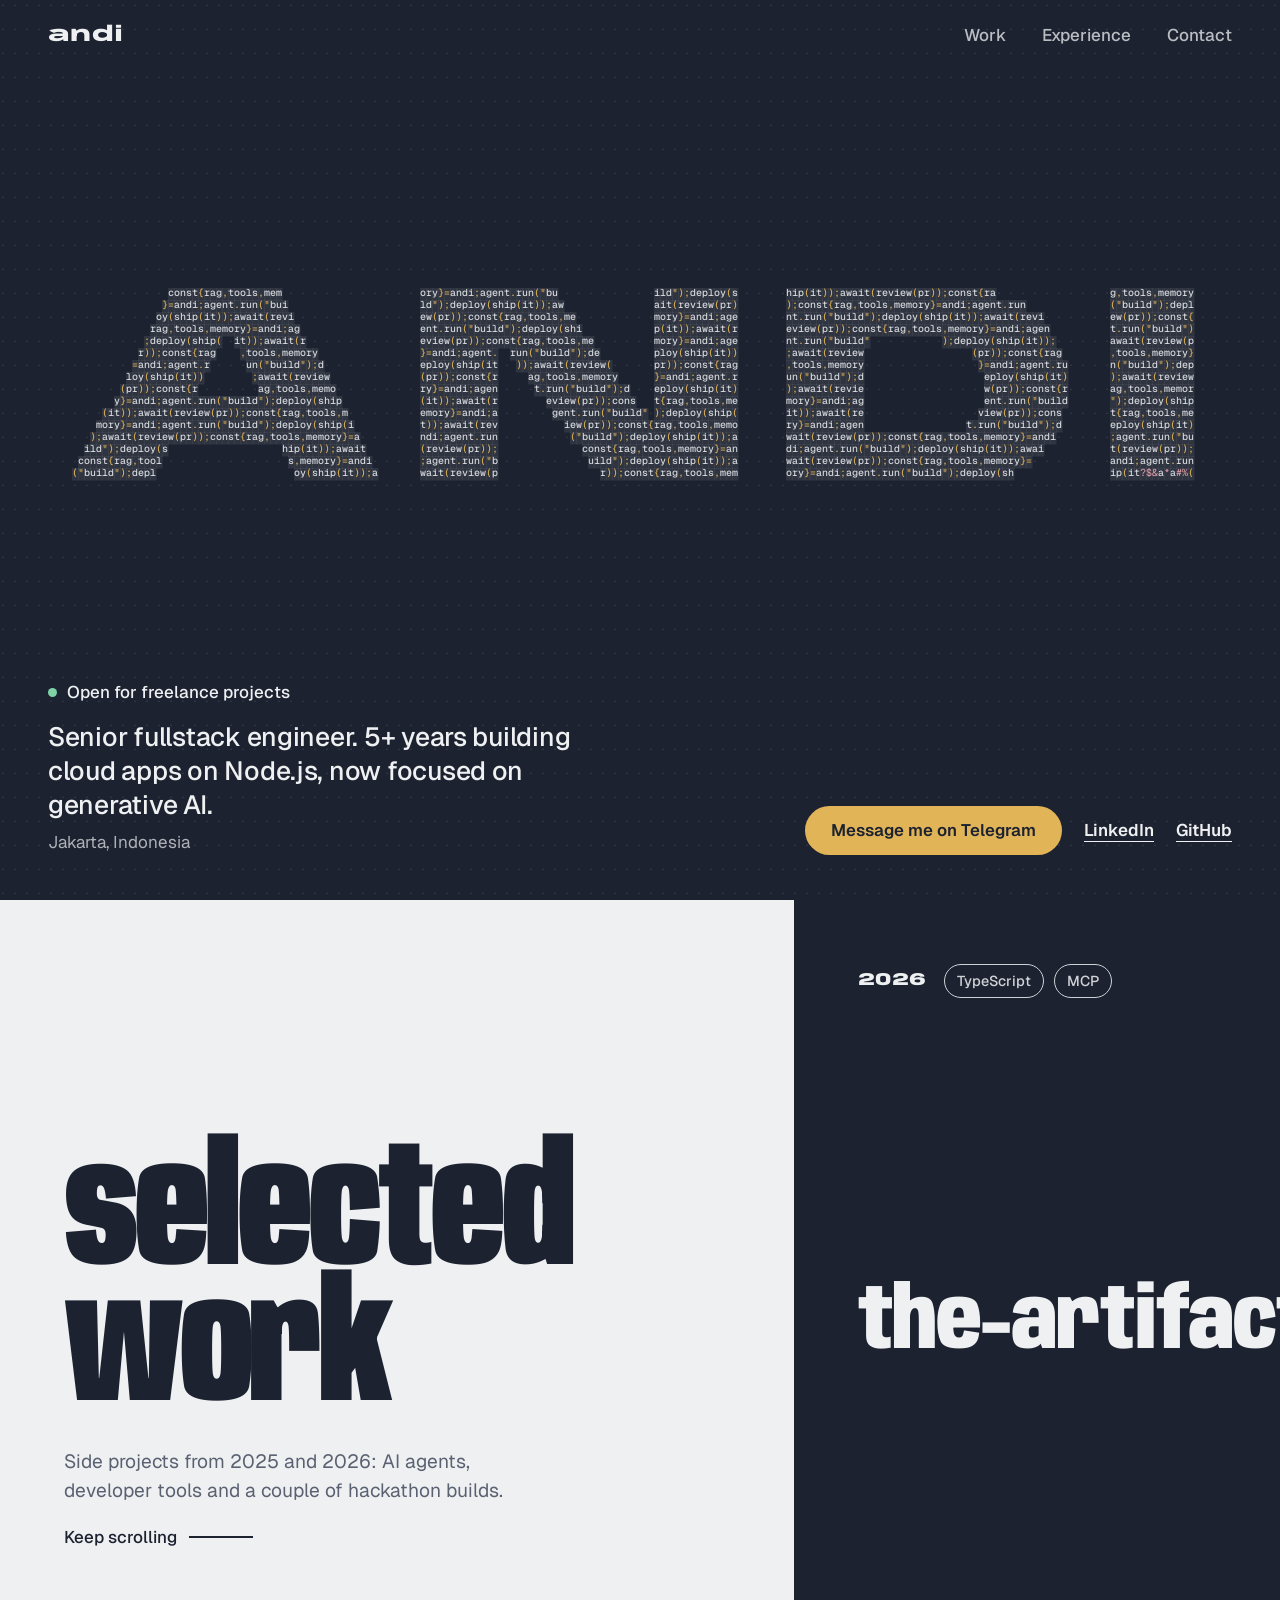
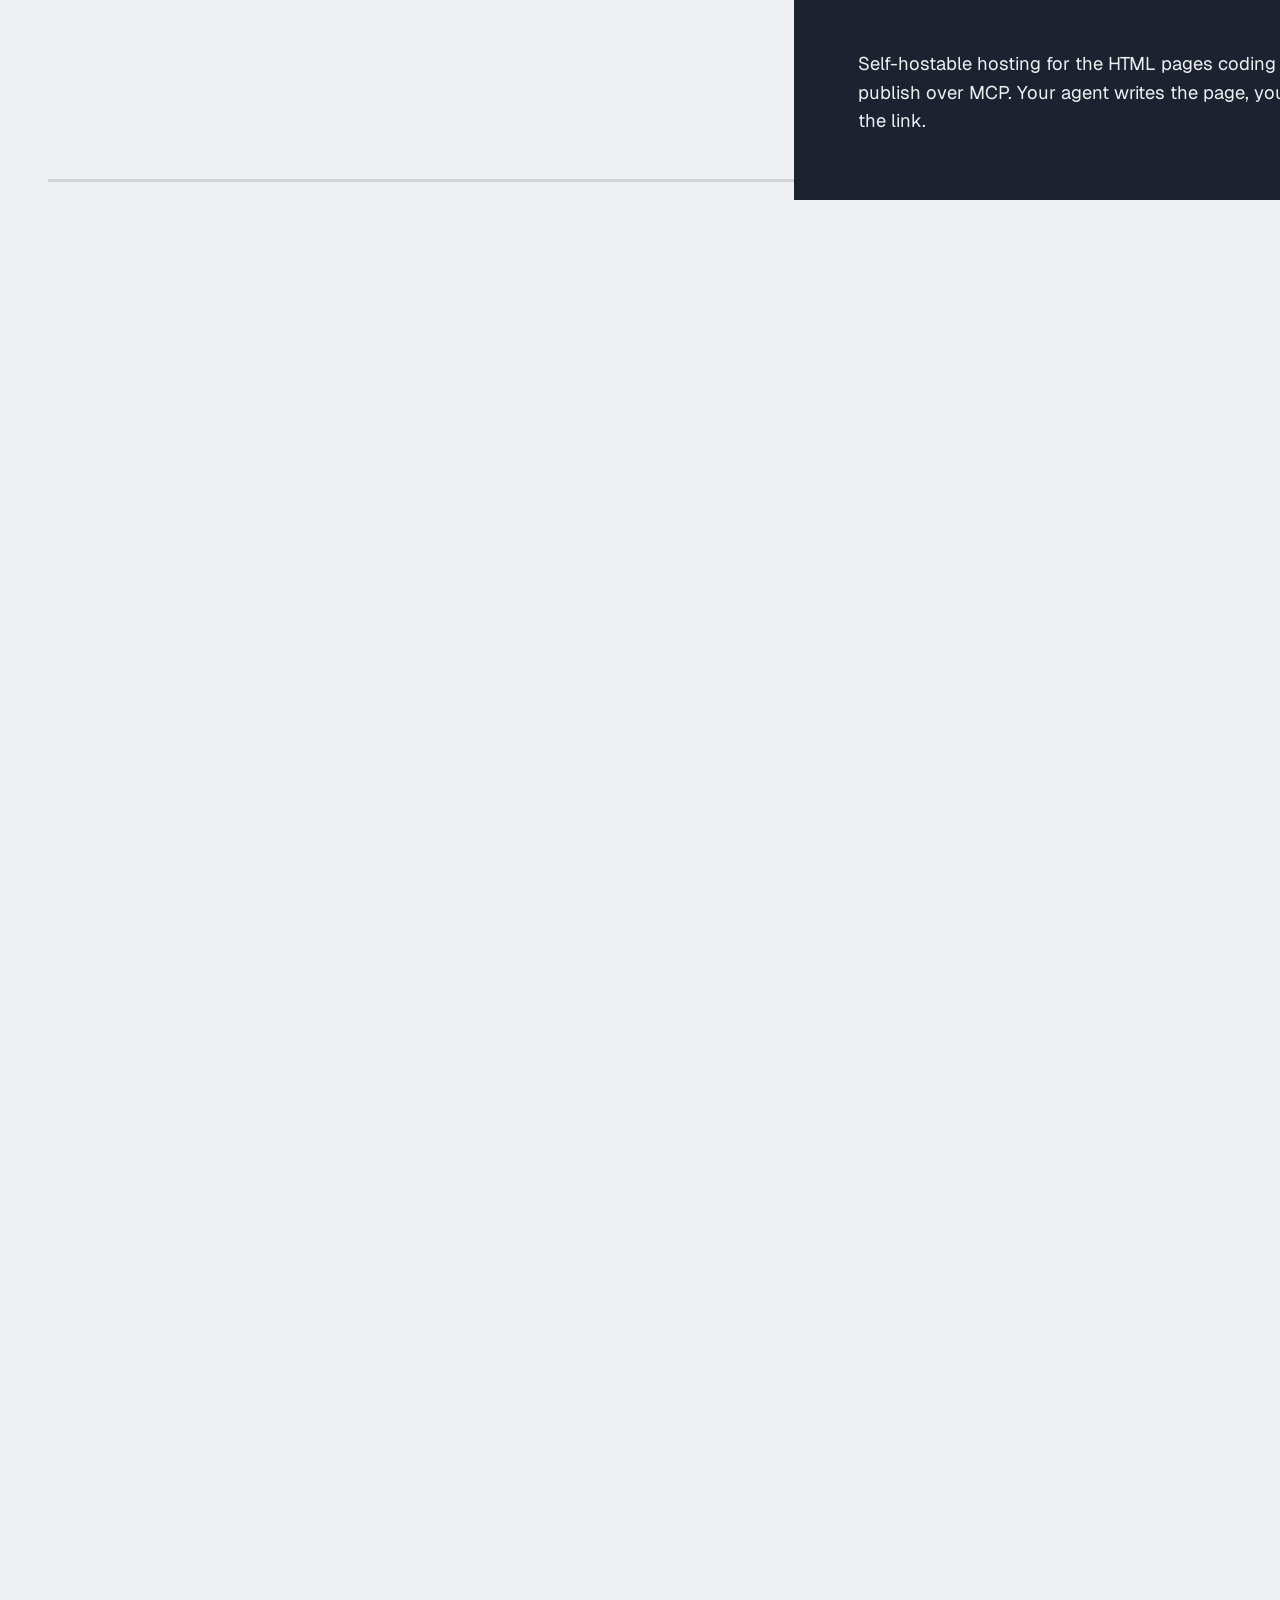
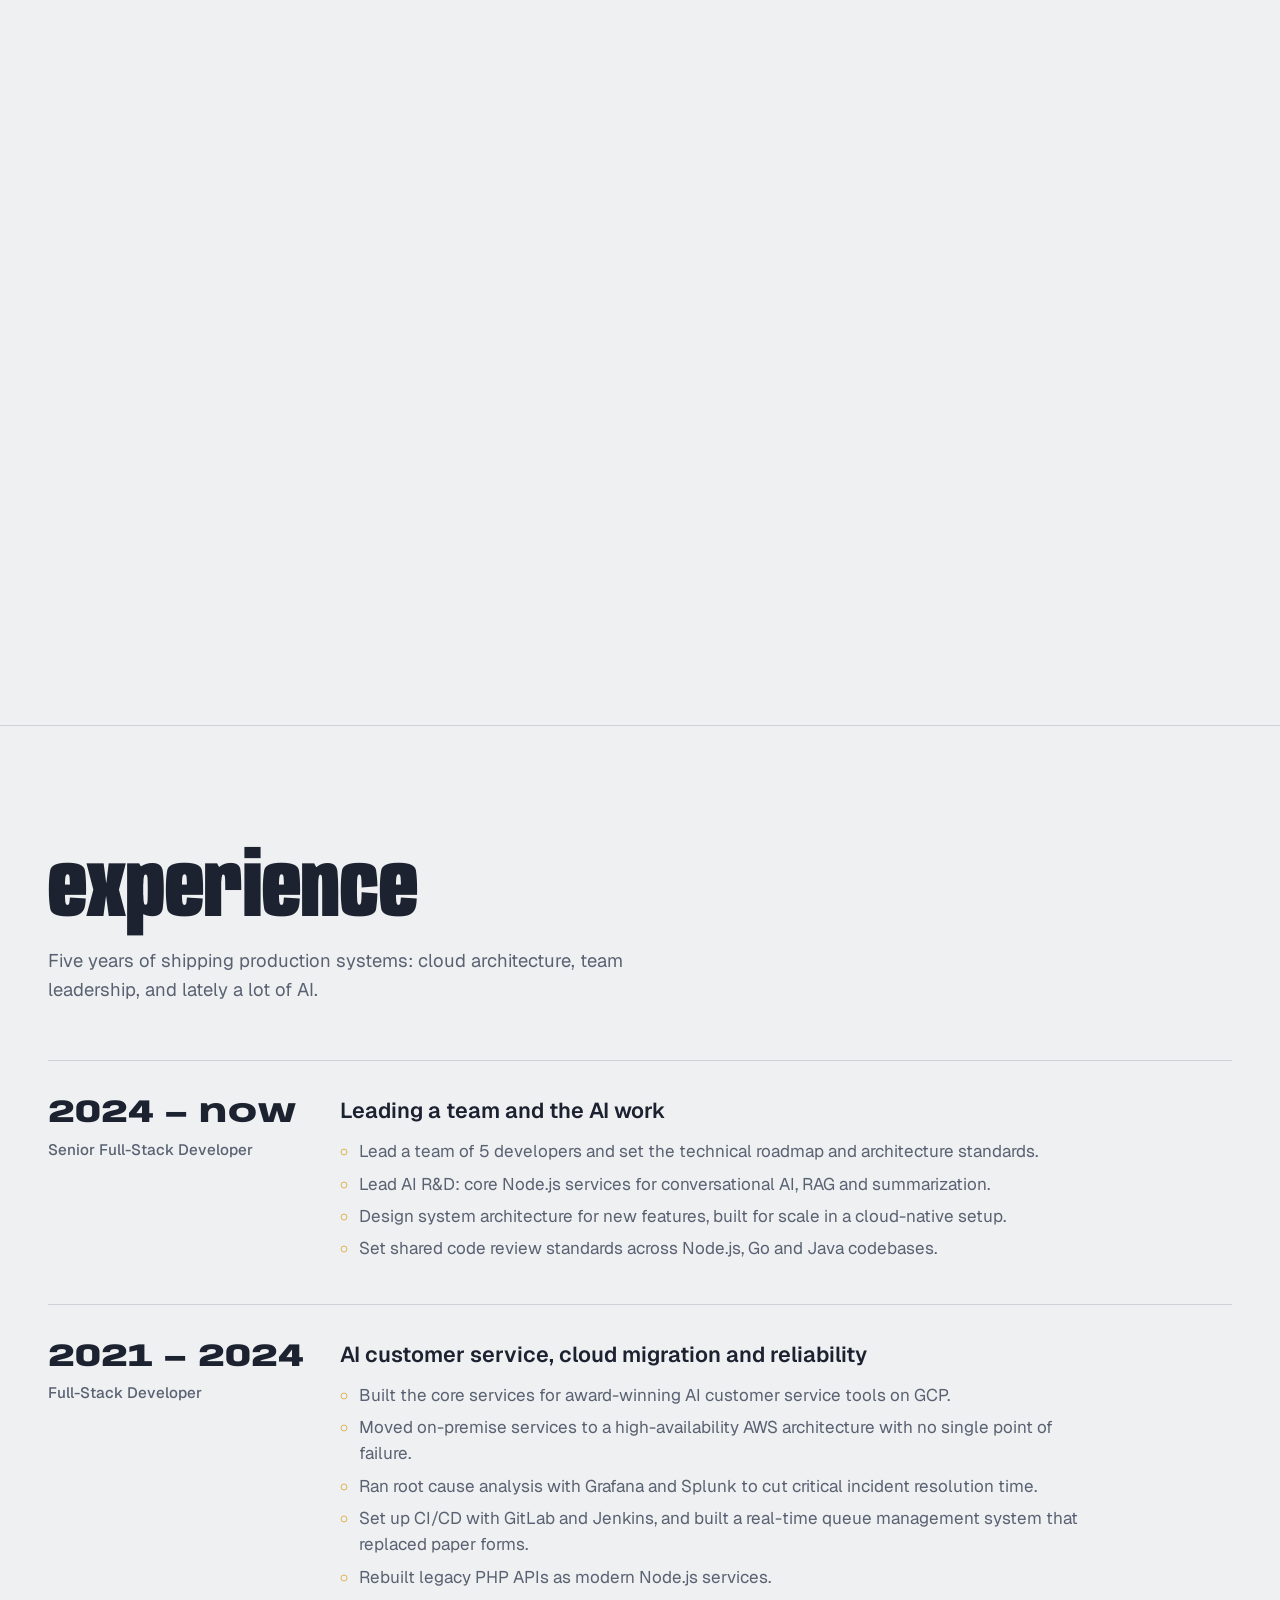
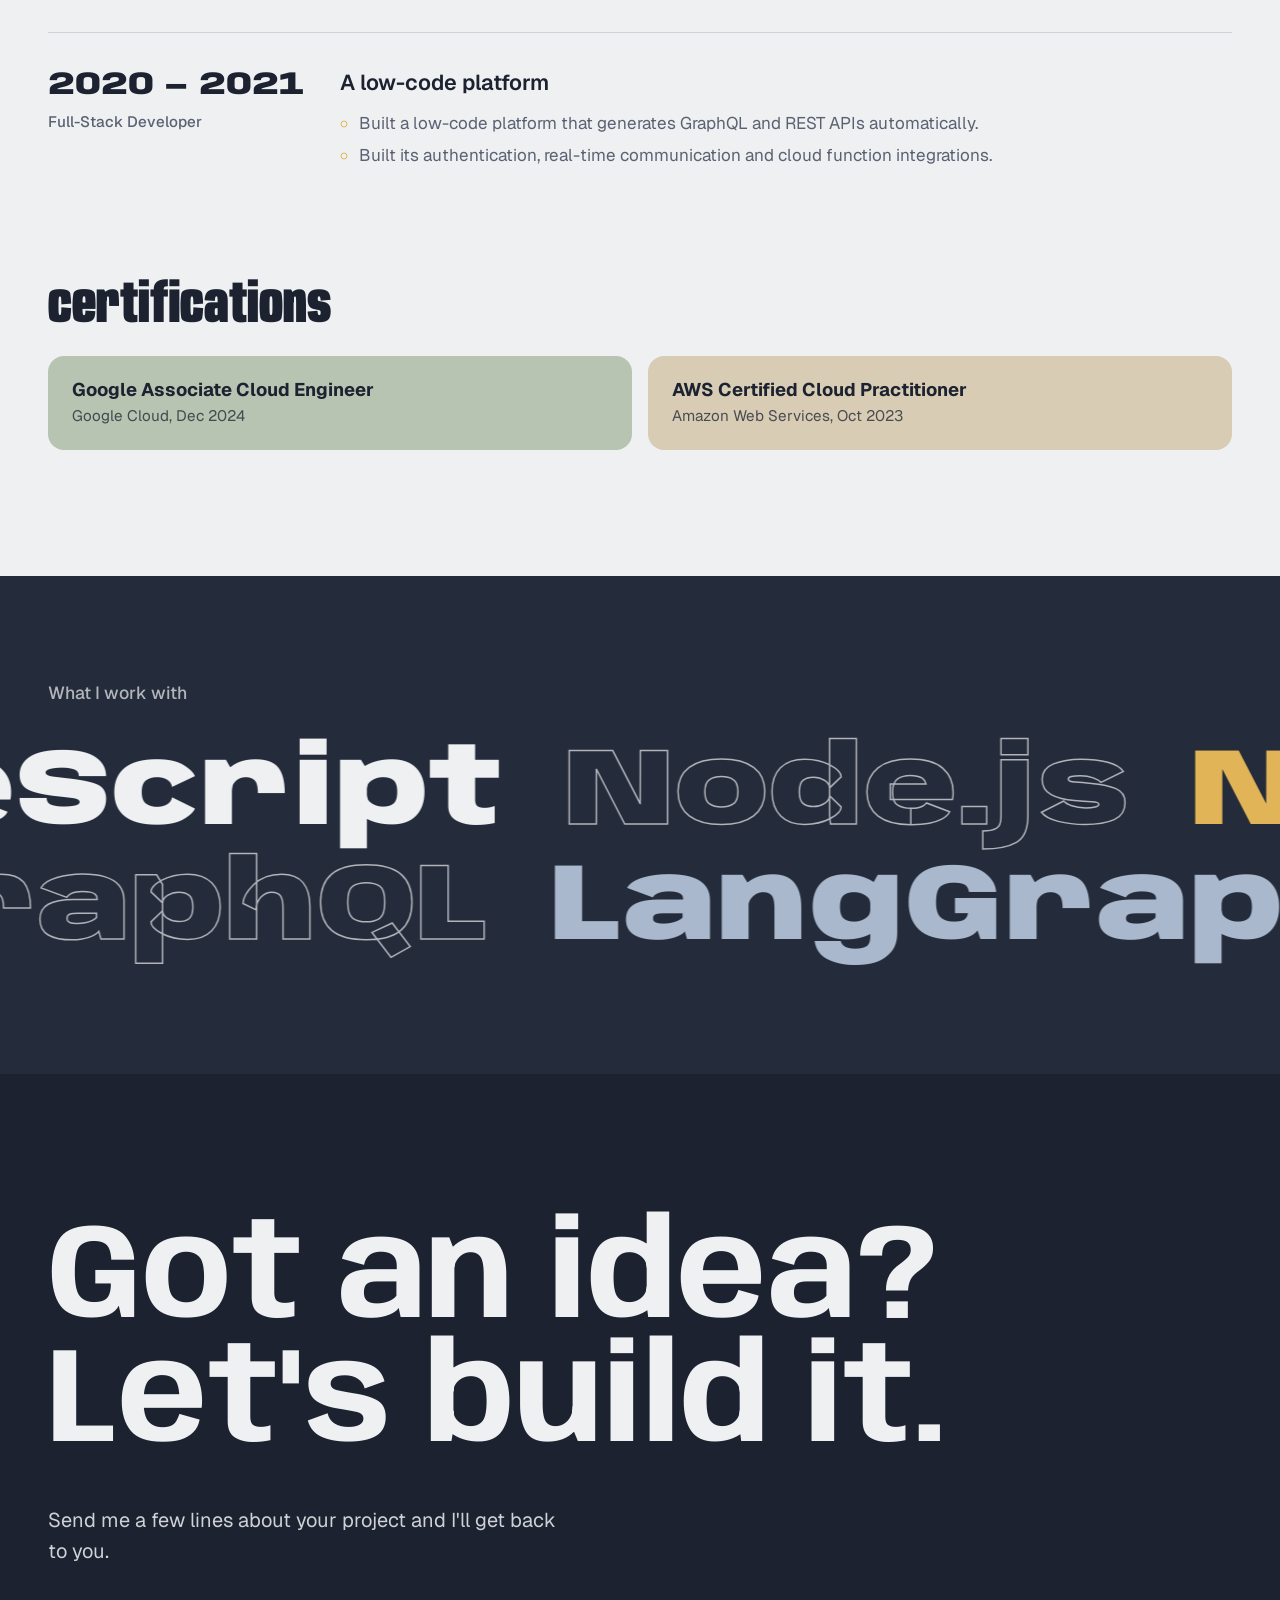
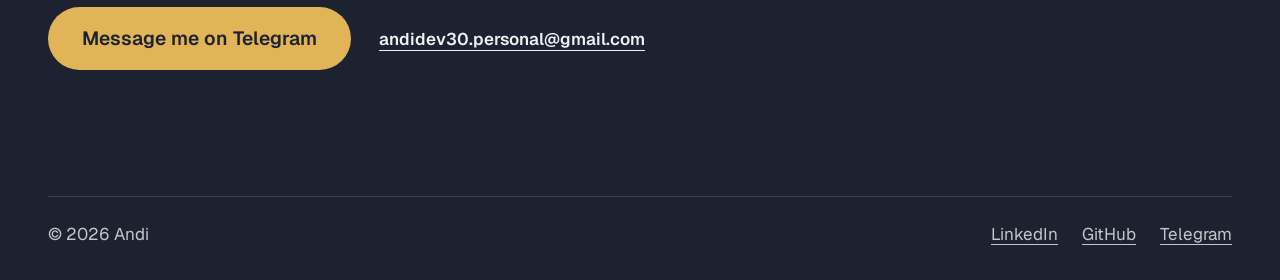
<file: index.html>
<!doctype html>
<html lang="en">
<head>
<meta charset="utf-8" />
<meta name="viewport" content="width=device-width, initial-scale=1" />
<title>Andi — Senior Fullstack Engineer</title>
<meta name="description" content="Andi is a senior fullstack engineer in Jakarta with 5+ years building cloud applications on Node.js, AWS and GCP, now focused on generative AI." />
<meta name="theme-color" content="#1C2230" />
<meta property="og:title" content="Andi — Senior Fullstack Engineer" />
<meta property="og:description" content="5+ years building cloud applications on Node.js, AWS and GCP. Now focused on generative AI." />
<meta property="og:image" content="https://avatars.githubusercontent.com/u/65272853?v=4" />
<link rel="icon" href="data:image/svg+xml,%3Csvg xmlns='http://www.w3.org/2000/svg' viewBox='0 0 64 64'%3E%3Crect width='64' height='64' rx='14' fill='%231C2230'/%3E%3Ctext x='32' y='45' font-family='Arial Black,Arial' font-weight='900' font-size='36' text-anchor='middle' fill='%23EEF0F2'%3EA%3C/text%3E%3Ccircle cx='50' cy='14' r='5' fill='%23E2B458'/%3E%3C/svg%3E" />
<link rel="preconnect" href="https://fonts.googleapis.com" />
<link rel="preconnect" href="https://fonts.gstatic.com" crossorigin />
<link href="https://fonts.googleapis.com/css2?family=Anybody:wdth,wght@50..150,100..900&family=Geist:wght@400;500;600&family=Geist+Mono:wght@500&display=swap" rel="stylesheet" />
<style>
  :root {
    --night: #1C2230;
    --night-2: #242B3A;
    --paper: #EEF0F2;
    --ink: #1C2230;
    --amber: #E2B458;
    --rose: #D99AA5;
    --sage: #B7C4B1;
    --dusk: #A9B8CC;
    --sand: #D8CCB4;
    --bg: var(--paper);
    --fg: var(--ink);
    --soft: #5A6272;
    --line: #CDD2D8;
    --display: "Anybody", "Arial Black", sans-serif;
    --body: "Geist", system-ui, sans-serif;
  }
  @media (prefers-color-scheme: dark) {
    :root:not([data-theme="light"]) { --bg: #161B26; --fg: var(--paper); --soft: #9AA3B2; --line: #2E3647; }
  }
  * { box-sizing: border-box; }
  html { -webkit-text-size-adjust: 100%; }
  body { margin: 0; background: var(--bg); color: var(--fg); font: 400 1.0625rem/1.55 var(--body); -webkit-font-smoothing: antialiased; overflow-x: clip; }
  a { color: inherit; }
  :focus-visible { outline: 3px solid var(--amber); outline-offset: 4px; border-radius: 4px; }
  .sr { position: absolute; width: 1px; height: 1px; overflow: hidden; clip: rect(0 0 0 0); white-space: nowrap; }
  .pad { padding-left: clamp(16px, 4vw, 48px); padding-right: clamp(16px, 4vw, 48px); }

  .btn {
    display: inline-flex; align-items: center; gap: 10px;
    padding: 16px 26px; border-radius: 999px; text-decoration: none;
    font: 600 1.05rem/1 var(--body); background: var(--amber); color: var(--ink);
    transition: background .2s;
  }
  .btn:hover { background: var(--paper); }

  /* ---------- hero ---------- */
  .hero { position: relative; height: 100svh; min-height: 580px; background: var(--night); color: var(--paper); overflow: hidden; }
  #field { position: absolute; inset: 0; width: 100%; height: 100%; display: block; }
  .nav { position: absolute; top: 0; left: 0; right: 0; display: flex; justify-content: space-between; align-items: center; padding-top: 22px; z-index: 2; }
  .mark { font: 800 1.3rem/1 var(--display); font-variation-settings: "wdth" 150; text-decoration: none; }
  .nav ul { display: flex; gap: clamp(14px, 3vw, 36px); list-style: none; margin: 0; padding: 0; }
  .nav ul a { text-decoration: none; font-weight: 500; opacity: .75; }
  .nav ul a:hover { opacity: 1; }
  .hero-foot {
    position: absolute; left: 0; right: 0; bottom: 0; z-index: 2;
    display: flex; justify-content: space-between; align-items: flex-end; gap: 24px; flex-wrap: wrap;
    padding-bottom: clamp(24px, 5vh, 48px); pointer-events: none;
  }
  .hero-foot > * { pointer-events: auto; }
  .status { display: inline-flex; align-items: center; gap: 10px; margin: 0 0 14px; font-weight: 500; }
  .status i { width: 9px; height: 9px; border-radius: 50%; background: #7FD1A6; animation: ping 2.4s infinite; }
  @keyframes ping { 0% { box-shadow: 0 0 0 0 rgba(127,209,166,.55); } 80%,100% { box-shadow: 0 0 0 10px rgba(127,209,166,0); } }
  .lede { font: 500 clamp(1.25rem, 2.2vw, 1.65rem)/1.3 var(--body); max-width: 30ch; margin: 0 0 6px; letter-spacing: -0.01em; }
  .where { margin: 0; opacity: .7; }
  .hero-cta { display: flex; align-items: center; gap: 22px; }
  .hero-cta .plain { font-weight: 600; text-underline-offset: 5px; }

  /* ---------- work ---------- */
  .work { position: relative; }
  .pin { position: relative; }
  .work.h .pin { position: sticky; top: 0; height: 100vh; overflow: hidden; }
  .work.h .track { display: flex; height: 100%; will-change: transform; }
  .panel {
    position: relative; overflow: hidden;
    display: grid; grid-template-rows: auto 1fr auto; gap: 24px;
    padding: clamp(24px, 5vw, 64px); min-height: 88svh;
    background: var(--c-bg); color: var(--c-fg);
  }
  .work.h .panel { flex: 0 0 min(88vw, 1320px); height: 100%; min-height: 0; }
  .work.h .panel.intro { flex-basis: min(62vw, 900px); }
  .panel.intro { --c-bg: var(--bg); --c-fg: var(--fg); align-content: center; grid-template-rows: auto auto; }
  .intro h2 { font: 900 clamp(4rem, 13vw, 12rem)/.82 var(--display); font-variation-settings: "wdth" 60; letter-spacing: -0.02em; margin: 0; text-transform: lowercase; }
  .intro p { max-width: 34ch; font-size: 1.2rem; margin: 0; color: var(--soft); }
  .hint { display: inline-flex; align-items: center; gap: 12px; margin-top: 18px; font-weight: 500; }
  .hint::after { content: ""; width: 64px; height: 2px; background: currentColor; transform-origin: left; animation: stretch 1.6s ease-in-out infinite; }
  @keyframes stretch { 0% { transform: scaleX(.15); } 50% { transform: scaleX(1); } 100% { transform: scaleX(.15); } }
  .meta { display: flex; gap: 10px; flex-wrap: wrap; align-items: center; font-weight: 500; }
  .meta .yr { font: 800 1.1rem/1 var(--display); font-variation-settings: "wdth" 150; margin-right: 8px; }
  .meta .tg { border: 1.5px solid currentColor; border-radius: 999px; padding: 5px 12px; font-size: .9rem; opacity: .85; }
  .pname {
    align-self: center; margin: 0;
    font: 850 min(22vh, calc(76vw / (var(--len) * .95)))/.9 var(--display);
    font-variation-settings: "wdth" 150; letter-spacing: -0.01em;
  }
  .pname span { display: block; }
  .pfoot { display: flex; justify-content: space-between; align-items: flex-end; gap: 24px; flex-wrap: wrap; }
  .pfoot p { max-width: 42ch; margin: 0; font-size: 1.15rem; }
  .pfoot a { font-weight: 600; text-underline-offset: 5px; white-space: nowrap; }
  .badge { position: absolute; top: clamp(20px, 4vw, 48px); right: clamp(20px, 4vw, 48px); width: clamp(96px, 11vw, 150px); animation: spin 16s linear infinite; }
  .badge text { font: 700 13.5px var(--body); letter-spacing: .06em; fill: currentColor; }
  .badge circle { fill: var(--c-fg); }
  @keyframes spin { to { transform: rotate(360deg); } }
  .progress { position: absolute; left: clamp(16px, 4vw, 48px); right: clamp(16px, 4vw, 48px); bottom: 18px; height: 3px; background: color-mix(in srgb, var(--fg) 14%, transparent); display: none; }
  .work.h .progress { display: block; }
  .progress span { display: block; height: 100%; background: var(--fg); transform-origin: left; transform: scaleX(0); }

  /* ---------- experience ---------- */
  .exp { padding-top: clamp(80px, 14vh, 150px); padding-bottom: clamp(80px, 14vh, 150px); border-top: 1px solid var(--line); }
  .exp > h2, .certs h2 { font: 900 clamp(2.6rem, 7vw, 5.5rem)/.9 var(--display); font-variation-settings: "wdth" 60; margin: 0 0 16px; text-transform: lowercase; }
  .exp > p { color: var(--soft); max-width: 52ch; font-size: 1.15rem; margin: 0 0 56px; }
  .roles { list-style: none; margin: 0; padding: 0; }
  .role { display: grid; grid-template-columns: minmax(160px, 260px) 1fr; gap: 32px; padding: 36px 0; border-top: 1px solid var(--line); }
  .role .when { font: 800 clamp(1.4rem, 2.6vw, 2rem)/1.05 var(--display); font-variation-settings: "wdth" 130; }
  .role .when small { display: block; font: 500 .95rem/1.4 var(--body); color: var(--soft); margin-top: 8px; }
  .role h3 { font: 600 1.35rem/1.25 var(--body); margin: 0 0 14px; }
  .role ul { margin: 0; padding-left: 1.1em; color: var(--soft); max-width: 68ch; }
  .role li { margin: 6px 0; }
  .role li::marker { color: var(--amber); }
  .certs { margin-top: 72px; }
  .certs h2 { font-size: clamp(2rem, 4.5vw, 3.4rem); margin-bottom: 24px; }
  .certs ul { list-style: none; margin: 0; padding: 0; display: grid; grid-template-columns: repeat(auto-fit, minmax(260px, 1fr)); gap: 16px; }
  .certs li { padding: 22px 24px; border-radius: 16px; background: var(--c); color: var(--ink); }
  .certs b { display: block; font: 700 1.15rem/1.3 var(--body); }
  .certs span { font-size: .95rem; opacity: .75; }

  /* ---------- stack marquee ---------- */
  .stack { padding: clamp(72px, 12vh, 140px) 0; background: var(--night-2); color: var(--paper); overflow: hidden; }
  .stack h2 { font: 500 1.1rem/1 var(--body); margin: 0 clamp(16px, 4vw, 48px) 36px; opacity: .7; }
  .row { white-space: nowrap; }
  .rail { display: inline-flex; will-change: transform; }
  .rail span { font: 900 clamp(3rem, 8.5vw, 7.5rem)/1.05 var(--display); font-variation-settings: "wdth" 120; padding: 0 .28em; }
  .rail span.o { color: transparent; -webkit-text-stroke: 1.5px color-mix(in srgb, var(--paper) 70%, transparent); }
  .rail span.s { color: var(--amber); }
  .rail span.p { color: var(--dusk); }

  /* ---------- contact ---------- */
  .contact { background: var(--night); color: var(--paper); padding-top: clamp(96px, 16vh, 180px); padding-bottom: 32px; }
  .prox { font: 700 clamp(3.2rem, 10.5vw, 10rem)/.92 var(--display); margin: 0 0 40px; max-width: 12ch; }
  .prox .w { display: inline-block; white-space: nowrap; }
  .prox .l { display: inline-block; font-variation-settings: "wdth" 100, "wght" 700; transition: font-variation-settings .25s ease-out; }
  .contact > p { font-size: 1.25rem; max-width: 40ch; margin: 0 0 40px; opacity: .85; }
  .contact-row { display: flex; flex-wrap: wrap; align-items: center; gap: 28px; }
  .contact-row a.plain { font-weight: 600; text-underline-offset: 5px; }
  .magnet { font-size: 1.2rem; padding: 22px 34px; transition: transform .35s cubic-bezier(.2,.8,.2,1), background .2s; }
  footer { display: flex; justify-content: space-between; flex-wrap: wrap; gap: 16px; margin-top: clamp(80px, 14vh, 160px); padding-top: 24px; border-top: 1px solid color-mix(in srgb, var(--paper) 20%, transparent); opacity: .8; }
  footer nav { display: flex; gap: 24px; flex-wrap: wrap; }
  footer a { text-underline-offset: 4px; }

  @media (max-width: 820px) {
    .hero-cta { width: 100%; }
    .pname { font-size: calc(86vw / (var(--len) * .95)); }
    .panel { min-height: 0; padding-top: 48px; padding-bottom: 48px; gap: 32px; }
    .panel.intro { padding-top: 96px; }
    .role { grid-template-columns: 1fr; gap: 14px; }
  }
  @media (prefers-reduced-motion: reduce) {
    .status i, .hint::after, .badge { animation: none; }
    .prox .l, .magnet { transition: none; }
  }
</style>
</head>
<body>

<header class="hero" id="top">
  <canvas id="field" aria-hidden="true"></canvas>
  <nav class="nav pad" aria-label="Main">
    <a class="mark" href="#top">andi</a>
    <ul>
      <li><a href="#work">Work</a></li>
      <li><a href="#experience">Experience</a></li>
      <li><a href="#contact">Contact</a></li>
    </ul>
  </nav>
  <h1 class="sr">Andi, senior fullstack engineer</h1>
  <div class="hero-foot pad">
    <div>
      <p class="status"><i></i>Open for freelance projects</p>
      <p class="lede">Senior fullstack engineer. 5+ years building cloud apps on Node.js, now focused on generative AI.</p>
      <p class="where">Jakarta, Indonesia</p>
    </div>
    <div class="hero-cta">
      <a class="btn" href="https://t.me/andidev30">Message me on Telegram</a>
      <a class="plain" href="https://www.linkedin.com/in/andidev30">LinkedIn</a>
      <a class="plain" href="https://github.com/andidev30">GitHub</a>
    </div>
  </div>
</header>

<main>
  <section class="work" id="work" aria-label="Selected work">
    <div class="pin">
      <div class="track" id="track">
        <article class="panel intro">
          <h2>Selected work</h2>
          <div>
            <p>Side projects from 2025 and 2026: AI agents, developer tools and a couple of hackathon builds.</p>
            <span class="hint">Keep scrolling</span>
          </div>
        </article>
      </div>
      <div class="progress" aria-hidden="true"><span id="bar"></span></div>
    </div>
  </section>

  <section class="exp pad" id="experience" aria-labelledby="exp-h">
    <h2 id="exp-h">Experience</h2>
    <p>Five years of shipping production systems: cloud architecture, team leadership, and lately a lot of AI.</p>
    <ol class="roles">
      <li class="role">
        <div class="when">2024 – now<small>Senior Full-Stack Developer</small></div>
        <div>
          <h3>Leading a team and the AI work</h3>
          <ul>
            <li>Lead a team of 5 developers and set the technical roadmap and architecture standards.</li>
            <li>Lead AI R&amp;D: core Node.js services for conversational AI, RAG and summarization.</li>
            <li>Design system architecture for new features, built for scale in a cloud-native setup.</li>
            <li>Set shared code review standards across Node.js, Go and Java codebases.</li>
          </ul>
        </div>
      </li>
      <li class="role">
        <div class="when">2021 – 2024<small>Full-Stack Developer</small></div>
        <div>
          <h3>AI customer service, cloud migration and reliability</h3>
          <ul>
            <li>Built the core services for award-winning AI customer service tools on GCP.</li>
            <li>Moved on-premise services to a high-availability AWS architecture with no single point of failure.</li>
            <li>Ran root cause analysis with Grafana and Splunk to cut critical incident resolution time.</li>
            <li>Set up CI/CD with GitLab and Jenkins, and built a real-time queue management system that replaced paper forms.</li>
            <li>Rebuilt legacy PHP APIs as modern Node.js services.</li>
          </ul>
        </div>
      </li>
      <li class="role">
        <div class="when">2020 – 2021<small>Full-Stack Developer</small></div>
        <div>
          <h3>A low-code platform</h3>
          <ul>
            <li>Built a low-code platform that generates GraphQL and REST APIs automatically.</li>
            <li>Built its authentication, real-time communication and cloud function integrations.</li>
          </ul>
        </div>
      </li>
    </ol>

    <div class="certs">
      <h2>Certifications</h2>
      <ul>
        <li style="--c: var(--sage)"><b>Google Associate Cloud Engineer</b><span>Google Cloud, Dec 2024</span></li>
        <li style="--c: var(--sand)"><b>AWS Certified Cloud Practitioner</b><span>Amazon Web Services, Oct 2023</span></li>
      </ul>
    </div>
  </section>

  <section class="stack" id="stack" aria-labelledby="stack-h">
    <h2 id="stack-h">What I work with</h2>
    <p class="sr">JavaScript, TypeScript, Node.js, NestJS, Express, React, Next.js, Go, Java, AWS, Google Cloud, Docker, Kubernetes, Terraform, MySQL, Redis, PostgreSQL, GraphQL, LangGraph, LangChain and Mastra.</p>
    <div class="row" aria-hidden="true" data-dir="-1"><div class="rail" data-items="TypeScript|Node.js|NestJS|Express|React|Next.js|Go|Java|MySQL|Redis"></div></div>
    <div class="row" aria-hidden="true" data-dir="1"><div class="rail" data-items="AWS|Google Cloud|Docker|Kubernetes|Terraform|GraphQL|LangGraph|LangChain|Mastra|PostgreSQL"></div></div>
  </section>

  <section class="contact pad" id="contact" aria-labelledby="prox">
    <h2 class="prox" id="prox">Got an idea? Let's build it.</h2>
    <p>Send me a few lines about your project and I'll get back to you.</p>
    <div class="contact-row">
      <a class="btn magnet" id="magnet" href="https://t.me/andidev30">Message me on Telegram</a>
      <a class="plain" href="mailto:andidev30.personal@gmail.com">andidev30.personal@gmail.com</a>
    </div>
    <footer>
      <span>© <span id="yr">2026</span> Andi</span>
      <nav aria-label="Elsewhere">
        <a href="https://www.linkedin.com/in/andidev30">LinkedIn</a>
        <a href="https://github.com/andidev30">GitHub</a>
        <a href="https://t.me/andidev30">Telegram</a>
      </nav>
    </footer>
  </section>
</main>

<script>
const reduce = matchMedia("(prefers-reduced-motion: reduce)").matches;
const finePointer = matchMedia("(hover: hover) and (pointer: fine)").matches;
const clamp = (v, a, b) => Math.min(b, Math.max(a, v));
document.getElementById("yr").textContent = new Date().getFullYear();

/* ================= hero: the name, written in code ================= */
(function field() {
  const c = document.getElementById("field");
  const ctx = c.getContext("2d");
  const CODE = 'const{rag,tools,memory}=andi;agent.run("build");deploy(ship(it));await(review(pr));';
  const NOISE = "!<>-_\\/[]{}=+*^?#%&$@";
  const SYNTAX = new Set("(){}[];=.,\"");
  const PAPER = "#EEF0F2", AMBER = "#E2B458", ROSE = "#D99AA5";
  const R = 120;
  let W, H, fs, cw, ch, cols, rows, n, inside, target, reveal, glitch, start, last = 0, running = true;
  const mouse = { x: -1e4, y: -1e4, active: false };
  const noise = () => NOISE[(Math.random() * NOISE.length) | 0];

  function build() {
    const dpr = Math.min(devicePixelRatio || 1, 2);
    W = c.clientWidth; H = c.clientHeight;
    c.width = W * dpr; c.height = H * dpr;
    ctx.setTransform(dpr, 0, 0, dpr, 0, 0);
    fs = clamp(W / 128, 8, 13);
    ctx.font = `500 ${fs}px "Geist Mono", ui-monospace, monospace`;
    cw = ctx.measureText("M").width; ch = fs * 1.2;
    cols = Math.ceil(W / cw); rows = Math.ceil(H / ch); n = cols * rows;

    // draw the name into a mask and sample it per cell
    const k = 0.5, m = document.createElement("canvas");
    m.width = Math.ceil(W * k); m.height = Math.ceil(H * k);
    const mx = m.getContext("2d");
    const lines = W / H < 0.85 ? ["AN", "DI"] : ["ANDI"];
    mx.font = `900 100px Anybody, "Arial Black", sans-serif`;
    if ("fontStretch" in mx) mx.fontStretch = "extra-expanded";
    const mw = Math.max(...lines.map(l => mx.measureText(l).width));
    const asc = mx.measureText("N").actualBoundingBoxAscent || 72;
    const gap = 0.14;
    const S = Math.min((m.width * 0.92 / mw) * 100, (m.height * 0.64 / (lines.length + gap * (lines.length - 1))) / (asc / 100));
    mx.font = `900 ${S}px Anybody, "Arial Black", sans-serif`;
    if ("fontStretch" in mx) mx.fontStretch = "extra-expanded";
    const a = asc * S / 100, blockH = a * lines.length + a * gap * (lines.length - 1);
    mx.textAlign = "center"; mx.fillStyle = "#000";
    const top = m.height * 0.43 - blockH / 2;
    lines.forEach((l, i) => mx.fillText(l, m.width / 2, top + a + i * a * (1 + gap)));
    const px = mx.getImageData(0, 0, m.width, m.height).data;

    inside = new Uint8Array(n); target = new Array(n); reveal = new Float32Array(n); glitch = new Float32Array(n);
    let ci = 0;
    for (let i = 0; i < n; i++) {
      const col = i % cols, row = (i / cols) | 0;
      const sx = Math.min(m.width - 1, ((col + 0.5) * cw * k) | 0), sy = Math.min(m.height - 1, ((row + 0.5) * ch * k) | 0);
      inside[i] = px[(sy * m.width + sx) * 4 + 3] > 110 ? 1 : 0;
      target[i] = inside[i] ? CODE[ci++ % CODE.length] : (col % 2 === 0 && row % 2 === 0 ? "·" : "");
      reveal[i] = 0.15 + (col / cols) * 0.9 + Math.random() * (inside[i] ? 0.55 : 0.3);
    }
    ctx.font = `500 ${fs}px "Geist Mono", ui-monospace, monospace`;
    ctx.textBaseline = "top";
  }

  function frame(now) {
    if (!running) return;
    requestAnimationFrame(frame);
    if (now - last < 38) return;
    last = now;
    draw((now - start) / 1000);
  }

  function draw(t) {
    ctx.clearRect(0, 0, W, H);
    // faint blocks behind the letters so the name reads at a glance
    ctx.fillStyle = PAPER;
    for (let i = 0; i < n; i++) {
      if (!inside[i]) continue;
      const a = clamp((t - reveal[i]) * 2, 0, 1) * 0.09;
      if (a <= 0) continue;
      ctx.globalAlpha = a;
      ctx.fillRect((i % cols) * cw, ((i / cols) | 0) * ch, cw + 0.5, ch + 0.5);
    }
    const buckets = { p: [], f: [], n: [], s: [], k: [] };
    if (t > 1.8 && Math.random() < 0.35) {
      // occasional glitch: a short burst along one row inside the letters
      const i = (Math.random() * n) | 0;
      if (inside[i]) for (let j = 0; j < 3 + Math.random() * 6; j++) if (inside[i + j]) glitch[i + j] = t + 0.08 + Math.random() * 0.25;
    }
    for (let i = 0; i < n; i++) {
      const col = i % cols, row = (i / cols) | 0, x = col * cw, y = row * ch;
      let near = 0;
      if (mouse.active) {
        const dx = x + cw / 2 - mouse.x, dy = y + ch / 2 - mouse.y, d2 = dx * dx + dy * dy;
        if (d2 < R * R) near = 1 - Math.sqrt(d2) / R;
      }
      if (inside[i]) {
        if (t < reveal[i]) buckets.n.push(x, y, noise());
        else if (near > 0 && Math.random() < near * 0.9) buckets.s.push(x, y, noise());
        else if (glitch[i] > t) buckets.k.push(x, y, noise());
        else buckets[SYNTAX.has(target[i]) ? "s" : "p"].push(x, y, target[i]);
      } else if (near > 0.15 && Math.random() < near * 0.6) {
        buckets.f.push(x, y, noise());
      } else if (target[i] && t > reveal[i]) {
        buckets.f.push(x, y, target[i]);
      }
    }
    const paint = (arr, style, alpha) => {
      ctx.fillStyle = style; ctx.globalAlpha = alpha;
      for (let j = 0; j < arr.length; j += 3) ctx.fillText(arr[j + 2], arr[j], arr[j + 1]);
    };
    paint(buckets.f, PAPER, 0.14);
    paint(buckets.n, PAPER, 0.35);
    paint(buckets.p, PAPER, 0.88);
    paint(buckets.s, AMBER, 0.95);
    paint(buckets.k, ROSE, 0.95);
    ctx.globalAlpha = 1;
  }

  const hero = c.parentElement;
  hero.addEventListener("pointermove", e => {
    const r = c.getBoundingClientRect();
    mouse.x = e.clientX - r.left; mouse.y = e.clientY - r.top; mouse.active = true;
  });
  hero.addEventListener("pointerleave", () => { mouse.active = false; });

  let rt;
  addEventListener("resize", () => {
    clearTimeout(rt);
    rt = setTimeout(() => { const age = performance.now() - start; build(); if (reduce) draw(99); else if (age < 2500) start = performance.now(); }, 150);
  });

  const go = () => {
    build();
    start = performance.now();
    if (reduce) { draw(99); return; }
    new IntersectionObserver(([e]) => {
      const was = running; running = e.isIntersecting;
      if (running && !was) requestAnimationFrame(frame);
    }).observe(hero);
    requestAnimationFrame(frame);
  };
  Promise.race([
    Promise.all([document.fonts.load('900 100px Anybody'), document.fonts.load('500 14px "Geist Mono"')]),
    new Promise(r => setTimeout(r, 1500)),
  ]).then(go, go);
})();

/* ================= work: horizontal track ================= */
const GH = "https://github.com/andidev30/";
const projects = [
  { y: 2026, n: "the-artifact", d: "Self-hostable hosting for the HTML pages coding agents publish over MCP. Your agent writes the page, you send the link.", t: ["TypeScript", "MCP"] },
  { y: 2026, n: "ai-agent-with-otp-example", d: "A Mastra customer-care agent that verifies customers with an OTP before it shares any account information.", t: ["Mastra", "AI agent"] },
  { y: 2026, n: "clair-ai", d: "An AI technical interviewer. Practise a real interview and get feedback on your answers.", t: ["TypeScript", "AI"] },
  { y: 2026, n: "Living-Story-Game-Engine", d: "An interactive narrative engine with long-context, stateful storytelling on Gemini 3 Pro.", t: ["Gemini", "Game"] },
  { y: 2025, n: "aether", d: "Built for AI Accelerate: Unlocking New Frontiers, on Google Cloud and Elastic.", t: ["GCP", "Elastic"], hack: true },
  { y: 2025, n: "itungin", d: "Built for the Google BnB Marathon 2025.", t: ["Python"], hack: true },
  { y: 2025, n: "runeclave", d: "Keeps API keys and credentials encrypted in one vault, so secrets never sit in a .env file again.", t: ["TypeScript", "Security"] },
  { y: 2025, n: "nestjs-gcp-datastore-api", d: "A NestJS starter for GCP Datastore (Firestore in Datastore mode).", t: ["NestJS", "GCP"] },
];
const COLORS = [
  ["var(--night)", "var(--paper)"],
  ["var(--sage)", "var(--ink)"],
  ["var(--dusk)", "var(--ink)"],
  ["var(--sand)", "var(--ink)"],
];
const splitName = (name, max = 12) => {
  const out = []; let cur = "";
  for (const p of name.split(/(?<=-)/)) { if ((cur + p).length > max && cur) { out.push(cur); cur = p; } else cur += p; }
  out.push(cur); return out;
};

const track = document.getElementById("track");
projects.forEach((p, i) => {
  const [bg, fg] = COLORS[i % COLORS.length];
  const lines = splitName(p.n);
  const el = document.createElement("article");
  el.className = "panel proj";
  el.style.cssText = `--c-bg:${bg};--c-fg:${fg};--len:${Math.max(...lines.map(l => l.length))}`;
  el.innerHTML = `
    <div class="meta"><span class="yr">${p.y}</span>${p.t.map(t => `<span class="tg">${t}</span>`).join("")}</div>
    <h3 class="pname">${lines.map(l => `<span>${l}</span>`).join("")}</h3>
    <div class="pfoot"><p>${p.d}</p><a href="${GH + p.n}">View on GitHub</a></div>
    ${p.hack ? `<svg class="badge" viewBox="0 0 120 120" aria-label="Hackathon build"><defs><path id="ring${i}" d="M60,60 m-46,0 a46,46 0 1,1 92,0 a46,46 0 1,1 -92,0"/></defs><text><textPath href="#ring${i}">hackathon build ✦ hackathon build ✦</textPath></text><circle cx="60" cy="60" r="7"/></svg>` : ""}`;
  track.appendChild(el);
});

const work = document.getElementById("work");
const bar = document.getElementById("bar");
const names = [...document.querySelectorAll(".pname")];
let horizontal = false;
function layoutWork() {
  horizontal = innerWidth > 820 && !reduce;
  work.classList.toggle("h", horizontal);
  work.style.height = horizontal ? `${track.scrollWidth - innerWidth + innerHeight}px` : "";
  if (!horizontal) { track.style.transform = ""; names.forEach(nm => nm.style.fontVariationSettings = ""); }
}
function updateWork() {
  if (!horizontal) return;
  const r = work.getBoundingClientRect();
  const p = clamp(-r.top / (work.offsetHeight - innerHeight), 0, 1);
  track.style.transform = `translate3d(${-p * (track.scrollWidth - innerWidth)}px,0,0)`;
  bar.style.transform = `scaleX(${p})`;
  for (const nm of names) {
    const b = nm.parentElement.getBoundingClientRect();
    const d = Math.abs(b.left + b.width / 2 - innerWidth / 2) / innerWidth;
    nm.style.fontVariationSettings = `"wdth" ${(150 - clamp(d * 1.4, 0, 1) * 95).toFixed(1)}`;
  }
}

/* ================= stack: marquee that speeds up with scroll ================= */
const rails = [...document.querySelectorAll(".rail")].map((rail, ri) => {
  const words = rail.dataset.items.split("|");
  const styles = ["", "o", ri ? "p" : "s", "o"];
  const html = words.map((w, i) => `<span class="${styles[i % styles.length]}">${w}</span>`).join("");
  rail.innerHTML = html + html;
  return { rail, dir: +rail.parentElement.dataset.dir, x: ri ? -rail.scrollWidth / 2 : 0 };
});

/* ================= contact: letters respond to the pointer ================= */
const prox = document.getElementById("prox");
prox.setAttribute("aria-label", prox.textContent);
prox.innerHTML = prox.textContent.split(" ").map(w =>
  `<span class="w" aria-hidden="true">${[...w].map(ch => `<span class="l">${ch}</span>`).join("")}</span>`
).join(" ");
const letters = [...prox.querySelectorAll(".l")];
const setLetter = (l, f) => { l.style.fontVariationSettings = `"wdth" ${(55 + f * 95).toFixed(0)}, "wght" ${(300 + f * 600).toFixed(0)}`; };
if (!reduce && finePointer) {
  const contact = document.getElementById("contact");
  const magnet = document.getElementById("magnet");
  contact.addEventListener("pointermove", e => {
    for (const l of letters) {
      const b = l.getBoundingClientRect();
      const d = Math.hypot(b.left + b.width / 2 - e.clientX, b.top + b.height / 2 - e.clientY);
      setLetter(l, clamp(1 - d / 300, 0, 1));
    }
    const b = magnet.getBoundingClientRect();
    const dx = e.clientX - (b.left + b.width / 2), dy = e.clientY - (b.top + b.height / 2);
    magnet.style.transform = Math.hypot(dx, dy) < 160 ? `translate(${dx * 0.28}px, ${dy * 0.38}px)` : "";
  });
  contact.addEventListener("pointerleave", () => { letters.forEach(l => l.style.fontVariationSettings = ""); magnet.style.transform = ""; });
}

/* ================= one loop for scroll-linked motion ================= */
let lastY = scrollY, vel = 0, waveT = 0, proxVisible = false;
new IntersectionObserver(([e]) => { proxVisible = e.isIntersecting; }).observe(prox);
function tick() {
  const dy = scrollY - lastY; lastY = scrollY;
  vel += (Math.abs(dy) - vel) * 0.12;
  updateWork();
  if (!reduce) {
    for (const r of rails) {
      const half = r.rail.scrollWidth / 2;
      r.x += r.dir * (0.5 + vel * 0.8);
      if (r.x <= -half) r.x += half;
      if (r.x > 0) r.x -= half;
      r.rail.style.transform = `translate3d(${r.x}px,0,0)`;
    }
    if (!finePointer && proxVisible) {
      // touch screens get a travelling wave instead of the pointer effect
      waveT += 0.03;
      letters.forEach((l, i) => setLetter(l, (Math.sin(waveT - i * 0.35) + 1) / 2));
    }
  }
  requestAnimationFrame(tick);
}
layoutWork();
addEventListener("resize", layoutWork);
document.fonts.ready.then(layoutWork);
requestAnimationFrame(tick);
</script>
</body>
</html>
</file>
